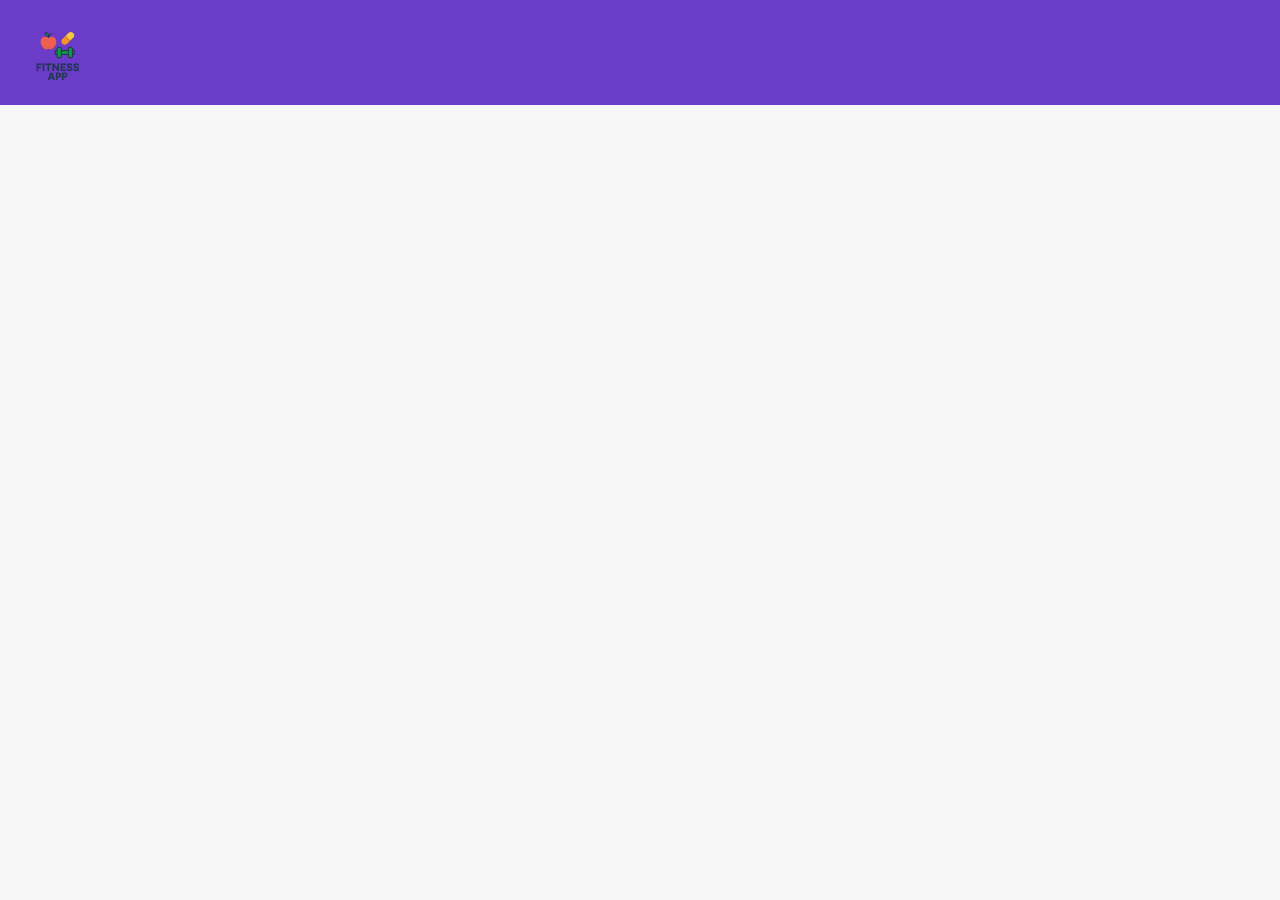
<file: integration/caleb/cs2701-2025-26-groupb25-starup_1-Caleb_fruzza/front-end/index.html>
<!DOCTYPE html>
<html lang="en">
<head>
    <meta charset="UTF-8">
    <meta name="viewport" content="width=device-width, initial-scale=1.0">
    <title>Fitness App</title>
    <link rel="stylesheet" href="style.css">
</head>
<body>

<header>
    <img src="logo.png" class="logo" alt="Fitness App Logo">
</header>

</body>
</html>
</file>
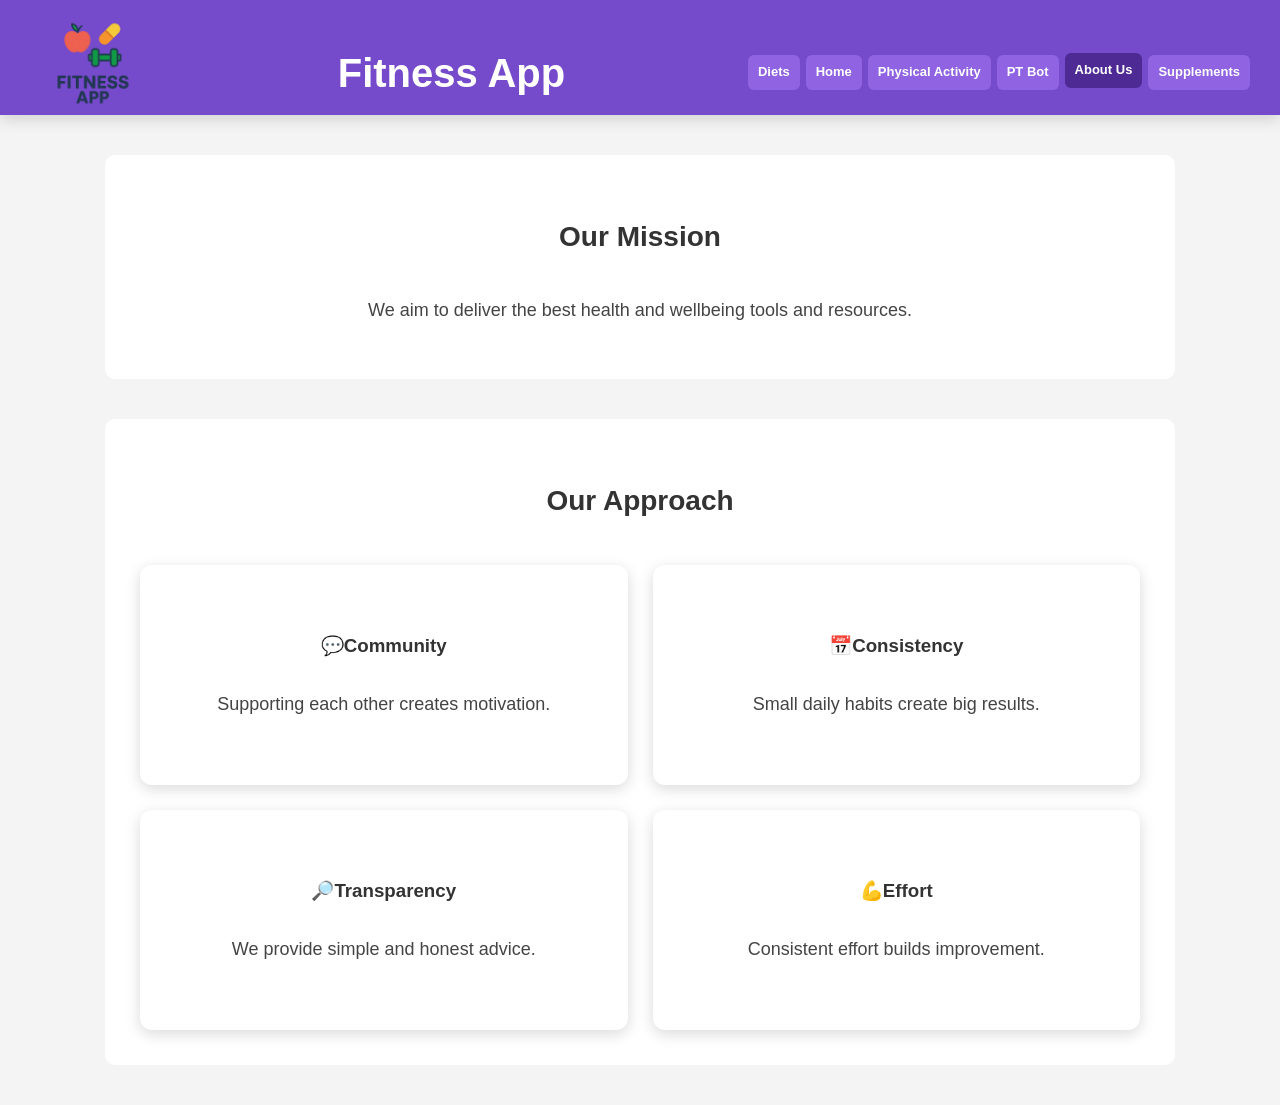
<file: fitness-merged-app/src/main/resources/static/about.html>
<!DOCTYPE html>
<html lang="en">

<head>

<meta charset="UTF-8">
<meta name="viewport" content="width=device-width, initial-scale=1.0">

<title>About Us - Fitness App</title>

<link rel="stylesheet" href="wellness-style.css">
<script src="wellness-script.js" defer></script>

</head>


<body>

<div class="loader"></div>

<div class="overlay"></div>


<header class="header">

<img src="logo-wellness.png" class="logo" alt="Fitness Logo">

<h1 class="site-title">Fitness App</h1>

<button id="menu-toggle">
<span></span>
<span></span>
<span></span>
</button>

<nav class="nav-links">

<a href="diets.html">Diets</a>
<a href="Homepage.html">Home</a>
<a href="exercise-physical.html">Physical Activity</a>
<a href="pt-chatbot.html">PT Bot</a>
<a href="about.html" class="active">About Us</a>
<a href="supplements.html">Supplements</a>

</nav>

</header>






<section class="section-alt">

<h2 class="section-title">Our Mission</h2>

<p>
We aim to deliver the best health and wellbeing tools and resources.
</p>

</section>



<section class="section-alt">

<h2 class="section-title">Our Approach</h2>

<div class="about-grid">

<div class="value-box">
<h3>💬Community</h3>
<p>Supporting each other creates motivation.</p>
</div>

<div class="value-box">
<h3>📅Consistency</h3>
<p>Small daily habits create big results.</p>
</div>

<div class="value-box">
<h3>🔎Transparency</h3>
<p>We provide simple and honest advice.</p>
</div>

<div class="value-box">
<h3>💪Effort</h3>
<p>Consistent effort builds improvement.</p>
</div>

</div>

</section>


</body>
</html>
</file>
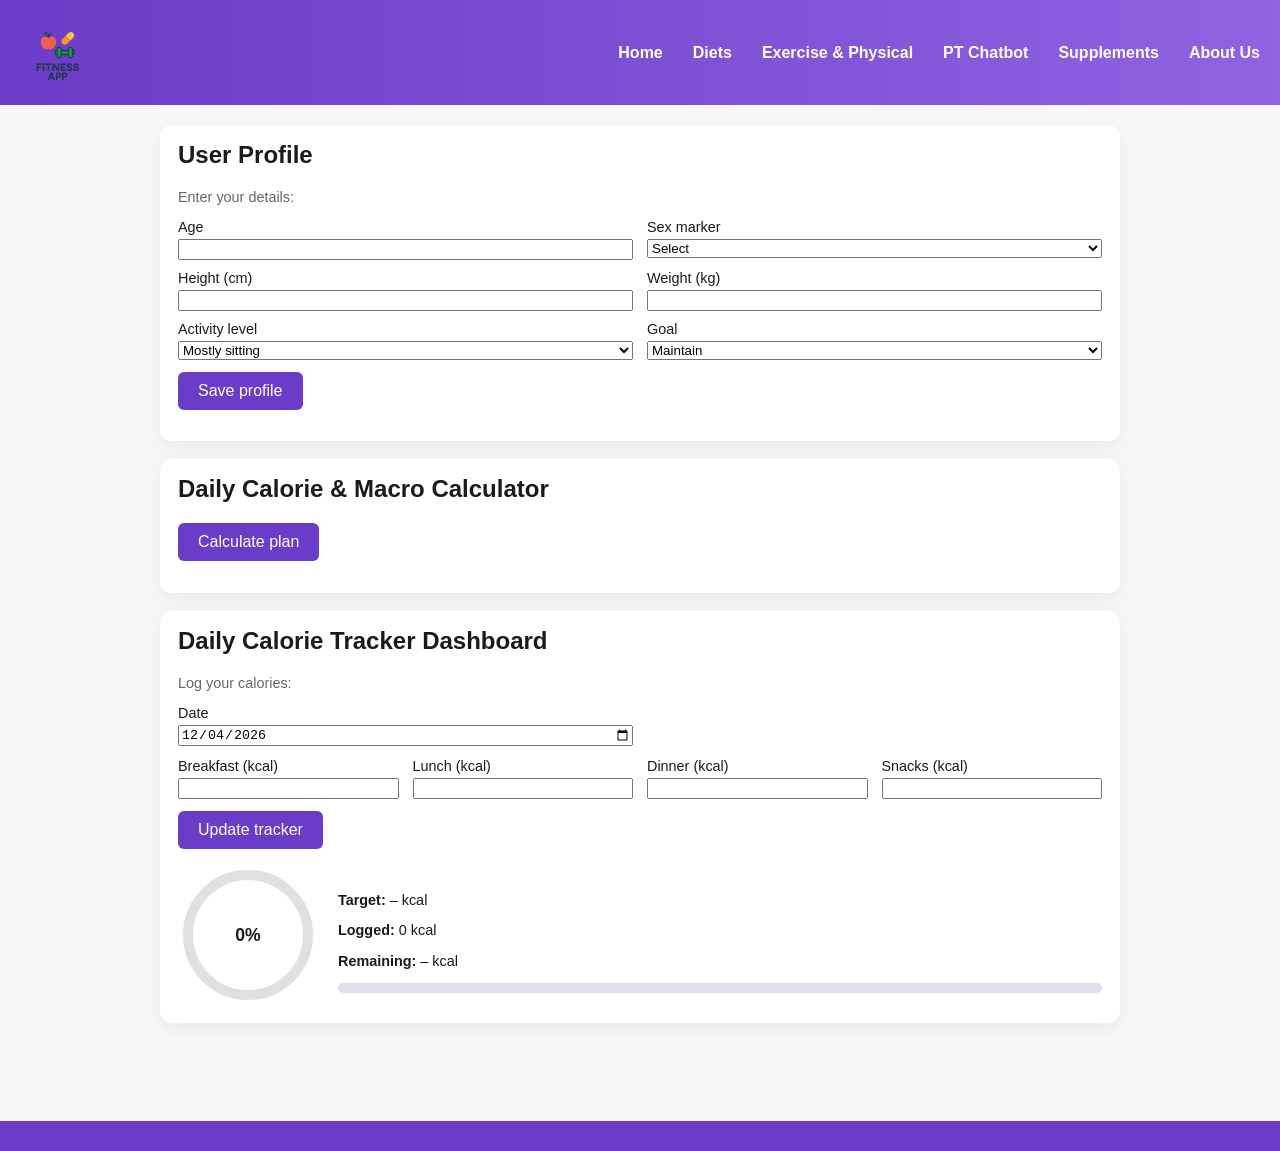
<file: fitness-merged-app/src/main/resources/static/diets.html>
<!DOCTYPE html>
<html lang="en">
<head>
  <meta charset="UTF-8">
  <title>Diet</title>
  <meta name="viewport" content="width=device-width, initial-scale=1.0">
  <!-- Your main site CSS (purple header/footer etc.) -->
  <link rel="stylesheet" href="diet-style.css">
</head>
<body>

<header>
  <img src="logo.png" alt="Fitness App Logo" class="logo" />

  <nav class="nav-links">
      <a href="Homepage.html">Home</a>
      <a href="diets.html">Diets</a>
      <a href="exercise-physical.html">Exercise & Physical</a>
      <a href="pt-chatbot.html">PT Chatbot</a>
      <a href="supplements.html">Supplements</a>
      <a href="about.html">About Us</a>
  </nav>
</header>
<main class="page-container">

  <!-- 1. USER PROFILE -->
  <section class="card">
    <h2>User Profile</h2>
    <p class="section-desc">
      Enter your details:
    </p>

    <div class="form-grid">
      <div class="form-group">
        <label for="age">Age</label>
        <input id="age" type="number" min="10" max="100">
      </div>

      <div class="form-group">
        <label for="sex">Sex marker</label>
        <select id="sex">
          <option value="">Select</option>
          <option value="male">Male (reference)</option>
          <option value="female">Female (reference)</option>
        </select>
      </div>

      <div class="form-group">
        <label for="height">Height (cm)</label>
        <input id="height" type="number" min="120" max="220">
      </div>

      <div class="form-group">
        <label for="weight">Weight (kg)</label>
        <input id="weight" type="number" min="35" max="250">
      </div>

      <div class="form-group">
        <label for="activity">Activity level</label>
        <select id="activity">
          <option value="1.2">Mostly sitting</option>
          <option value="1.375">Light activity (1–2x/week)</option>
          <option value="1.55">Moderate (3–4x/week)</option>
          <option value="1.725">Intense (5+ sessions/week)</option>
        </select>
      </div>

      <div class="form-group">
        <label for="goal">Goal</label>
        <select id="goal">
          <option value="maintain">Maintain</option>
          <option value="mild-loss">Gentle fat loss</option>
          <option value="mild-gain">Gentle weight gain</option>
        </select>
      </div>
    </div>

    <button class="btn" id="saveProfileBtn">Save profile</button>
    <p id="profileMsg" class="helper"></p>
  </section>

  <!-- 2. CALORIE & MACRO CALCULATOR WITH SLIDERS -->
  <section class="card">
    <h2>Daily Calorie & Macro Calculator</h2>
    

    <button class="btn" id="calcBtn">Calculate plan</button>
    <p id="calcError" class="error"></p>

    <div id="results" class="results" style="display:none; margin-top:10px;">
      <p><strong>Maintenance:</strong> <span id="maintenanceKcal">–</span> kcal/day</p>
      <p><strong>Target:</strong> <span id="targetKcal">–</span> kcal/day</p>

      <hr style="margin:10px 0; border:none; border-top:1px solid #eee;">

      <p class="section-desc">
        Adjust your macro split using the sliders below. The total does not have to be exactly 100%, but that is a useful guide.
      </p>

      <!-- Protein row -->
      <div class="macro-row">
        <div class="macro-label">
          <strong>Protein</strong>
          <span class="helper">Supports muscle and recovery</span>
        </div>
        <div class="macro-control">
          <input
            type="range"
            id="proteinPct"
            min="0"
            max="50"
            value="20"
            class="macro-slider"
          >
          <div class="macro-values">
            <span id="proteinPctLabel">20%</span> ·
            <span id="proteinGrams">0g</span>/day
          </div>
        </div>
      </div>

      <!-- Carbs row -->
      <div class="macro-row">
        <div class="macro-label">
          <strong>Carbohydrates</strong>
          <span class="helper">Main energy source</span>
        </div>
        <div class="macro-control">
          <input
            type="range"
            id="carbPct"
            min="0"
            max="70"
            value="50"
            class="macro-slider"
          >
          <div class="macro-values">
            <span id="carbPctLabel">50%</span> ·
            <span id="carbGrams">0g</span>/day
          </div>
        </div>
      </div>

      <!-- Fat row -->
      <div class="macro-row">
        <div class="macro-label">
          <strong>Fat</strong>
          <span class="helper">Hormones & long-term energy</span>
        </div>
        <div class="macro-control">
          <input
            type="range"
            id="fatPct"
            min="0"
            max="50"
            value="30"
            class="macro-slider"
          >
          <div class="macro-values">
            <span id="fatPctLabel">30%</span> ·
            <span id="fatGrams">0g</span>/day
          </div>
        </div>
      </div>

      <p class="helper">
        Macro total: <span id="macroTotalPct">100%</span> (aim roughly around 100%, but small variation is fine).
      </p>
    </div>
  </section>

  <!-- 3. CALORIE TRACKER DASHBOARD -->
  <section class="card">
    <h2>Daily Calorie Tracker Dashboard</h2>
    <p class="section-desc">
      Log your calories:
    </p>

    <div class="form-grid">
      <div class="form-group">
        <label for="trackDate">Date</label>
        <input type="date" id="trackDate">
      </div>
    </div>

    <div class="form-grid tracker-grid">
      <div class="form-group">
        <label for="calBreakfast">Breakfast (kcal)</label>
        <input type="number" id="calBreakfast" min="0">
      </div>
      <div class="form-group">
        <label for="calLunch">Lunch (kcal)</label>
        <input type="number" id="calLunch" min="0">
      </div>
      <div class="form-group">
        <label for="calDinner">Dinner (kcal)</label>
        <input type="number" id="calDinner" min="0">
      </div>
      <div class="form-group">
        <label for="calSnacks">Snacks (kcal)</label>
        <input type="number" id="calSnacks" min="0">
      </div>
    </div>

    <button class="btn" id="updateTrackerBtn">Update tracker</button>
    <p id="trackerMsg" class="helper"></p>

    <div class="tracker-visuals">
      <!-- Circular gauge -->
      <div class="circle-wrapper">
        <svg class="progress-ring" width="140" height="140">
          <circle class="progress-bg" cx="70" cy="70" r="60"></circle>
          <circle id="progressCircle" class="progress-value" cx="70" cy="70" r="60"></circle>
        </svg>
        <div class="circle-text">
          <span id="circlePercent">0%</span>
        </div>
      </div>

      <!-- Numbers & bar -->
      <div class="tracker-numbers">
        <p><strong>Target:</strong> <span id="dashTarget">–</span> kcal</p>
        <p><strong>Logged:</strong> <span id="dashTotal">–</span> kcal</p>
        <p><strong>Remaining:</strong> <span id="dashRemaining">–</span> kcal</p>

        <div class="progress-bar">
          <div id="progressFill" class="progress-fill"></div>
        </div>
      </div>
    </div>
  </section>

</main>

<footer class="footer">
  
</footer>

<script src="diet-script.js"></script>
</body>
</html>
</file>
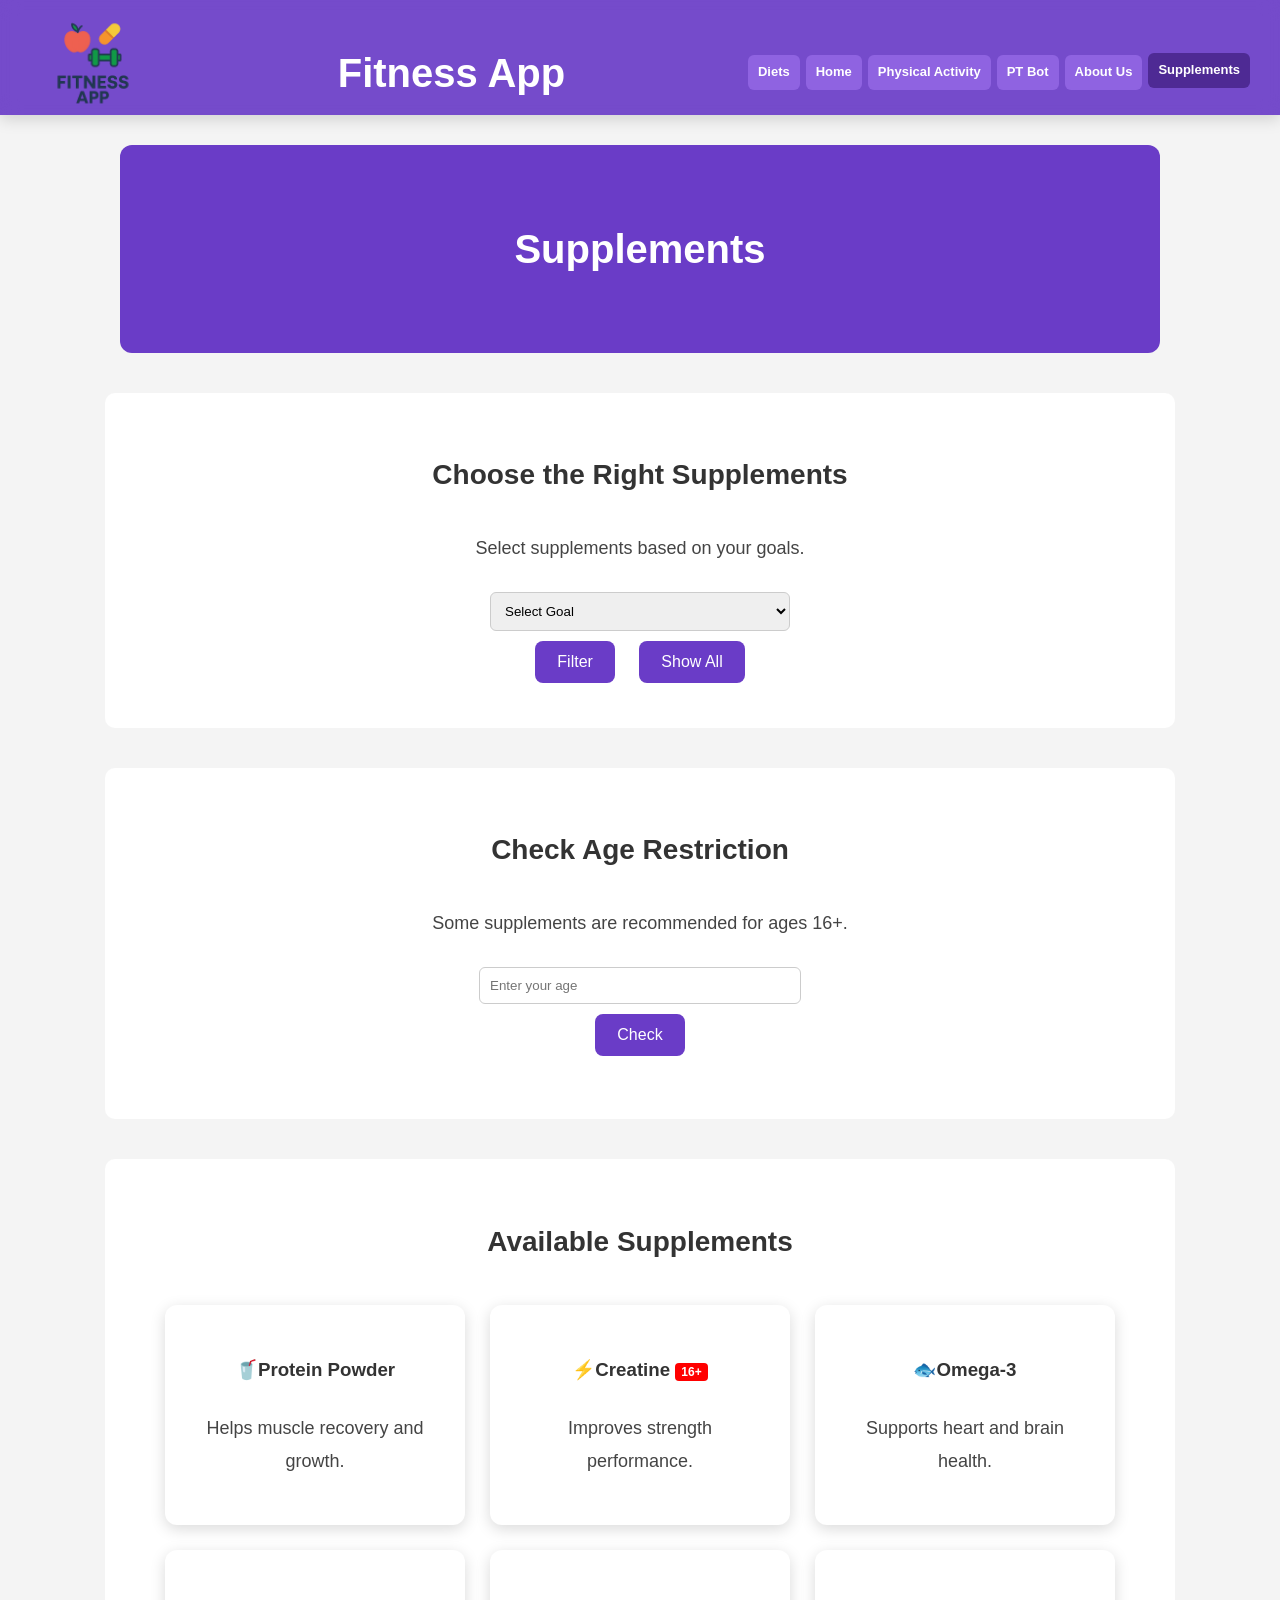
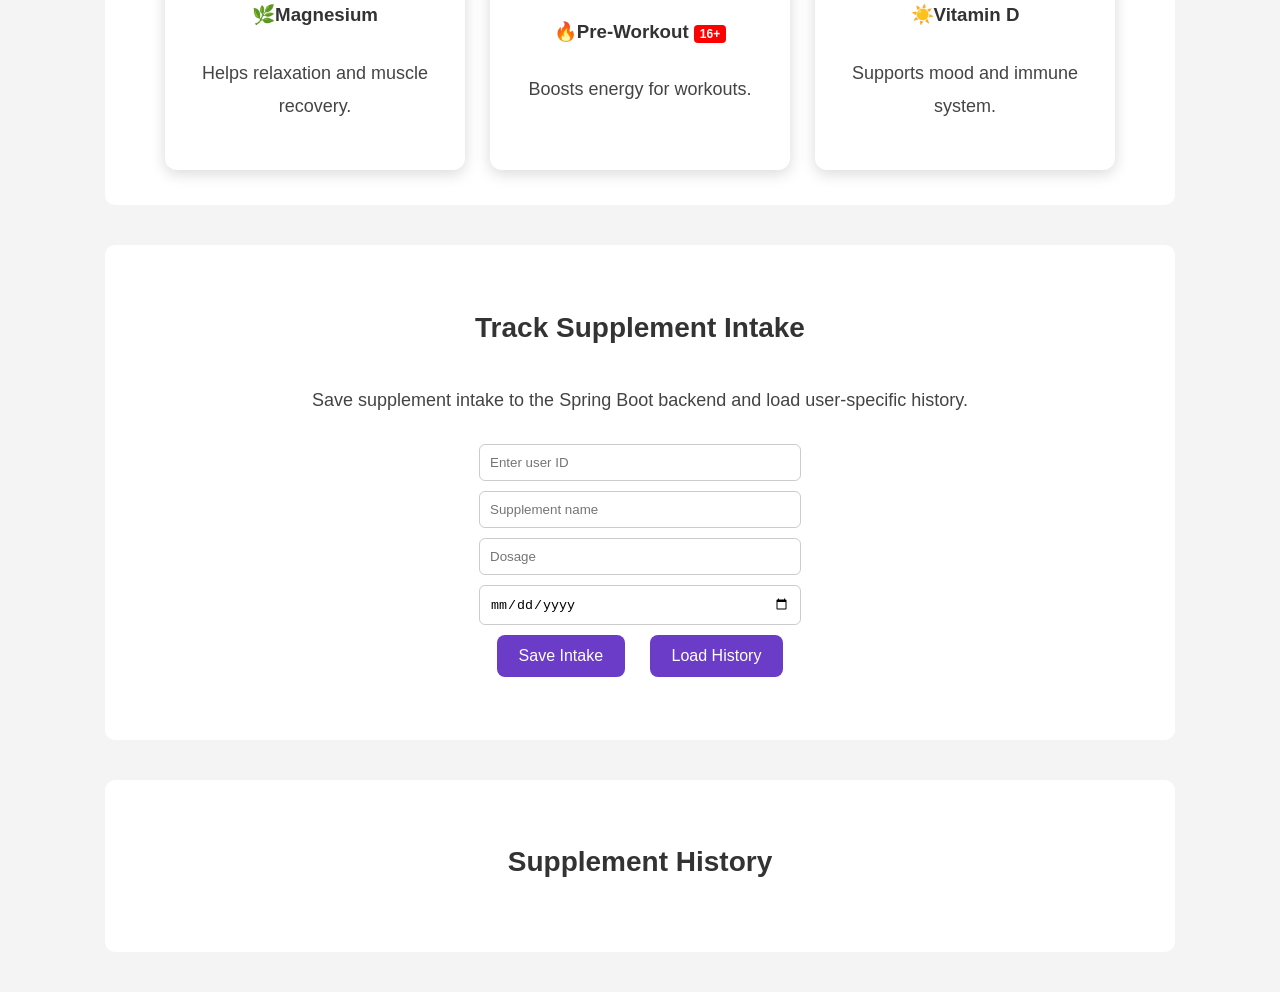
<file: fitness-merged-app/src/main/resources/static/supplements.html>
<!DOCTYPE html>
<html lang="en">

<head>

<meta charset="UTF-8">
<meta name="viewport" content="width=device-width, initial-scale=1.0">

<title>Supplements - Fitness App</title>

<link rel="stylesheet" href="wellness-style.css">
<script src="wellness-script.js" defer></script>

</head>


<body>

<div class="loader"></div>

<div class="overlay"></div>


<header class="header">

<img src="logo-wellness.png" class="logo" alt="Fitness Logo">

<h1 class="site-title">Fitness App</h1>

<button id="menu-toggle">
<span></span>
<span></span>
<span></span>
</button>

<nav class="nav-links">

<a href="diets.html">Diets</a>
<a href="Homepage.html">Home</a>
<a href="exercise-physical.html">Physical Activity</a>
<a href="pt-chatbot.html">PT Bot</a>
<a href="about.html">About Us</a>
<a href="supplements.html" class="active">Supplements</a>

</nav>

</header>



<section class="purple-banner">
Supplements
</section>



<section class="section-alt">

<h2 class="section-title">Choose the Right Supplements</h2>

<p>Select supplements based on your goals.</p>

<div class="control-section">

<select id="goalSelect">

<option value="" disabled selected>Select Goal</option>
<option value="muscle">Build Muscle</option>
<option value="fatloss">Fat Loss</option>
<option value="stress">Stress Relief</option>
<option value="energy">Increase Energy</option>
<option value="immunity">Boost Immunity</option>

</select>

<br>

<button id="goalBtn" class="btn">Filter</button>
<button id="showAllBtn" class="btn">Show All</button>

</div>

</section>



<section class="section-alt">

<h2 class="section-title">Check Age Restriction</h2>

<p>Some supplements are recommended for ages 16+.</p>

<div class="control-section">

<input type="number" id="ageInput" placeholder="Enter your age">

<br>

<button id="ageBtn" class="btn">Check</button>

<p id="ageMessage"></p>

</div>

</section>



<section class="section-alt">

<h2 class="section-title">Available Supplements</h2>

<div class="values-grid">

<div class="value-box" data-type="muscle">
<h3>🥤Protein Powder</h3>
<p>Helps muscle recovery and growth.</p>
</div>

<div class="value-box" data-type="muscle">
<h3>⚡Creatine <span class="warning-tag">16+</span></h3>
<p>Improves strength performance.</p>
</div>

<div class="value-box" data-type="health">
<h3>🐟Omega-3</h3>
<p>Supports heart and brain health.</p>
</div>

<div class="value-box" data-type="health">
<h3>🌿Magnesium</h3>
<p>Helps relaxation and muscle recovery.</p>
</div>

<div class="value-box" data-type="muscle">
<h3>🔥Pre-Workout <span class="warning-tag">16+</span></h3>
<p>Boosts energy for workouts.</p>
</div>

<div class="value-box" data-type="health">
<h3>☀️Vitamin D</h3>
<p>Supports mood and immune system.</p>
</div>

</div>

</section>

<section class="section-alt">

<h2 class="section-title">Track Supplement Intake</h2>

<p>Save supplement intake to the Spring Boot backend and load user-specific history.</p>

<div class="control-section">

<input type="number" id="userIdInput" placeholder="Enter user ID">
<br>
<input type="text" id="supplementNameInput" placeholder="Supplement name">
<br>
<input type="text" id="dosageInput" placeholder="Dosage">
<br>
<input type="date" id="dateTakenInput">
<br>

<button id="saveSupplementBtn" class="btn">Save Intake</button>
<button id="loadHistoryBtn" class="btn">Load History</button>

<p id="apiMessage"></p>

</div>

</section>

<section class="section-alt">

<h2 class="section-title">Supplement History</h2>

<div class="control-section">
<ul id="historyList"></ul>
</div>

</section>


</body>
</html>
</file>
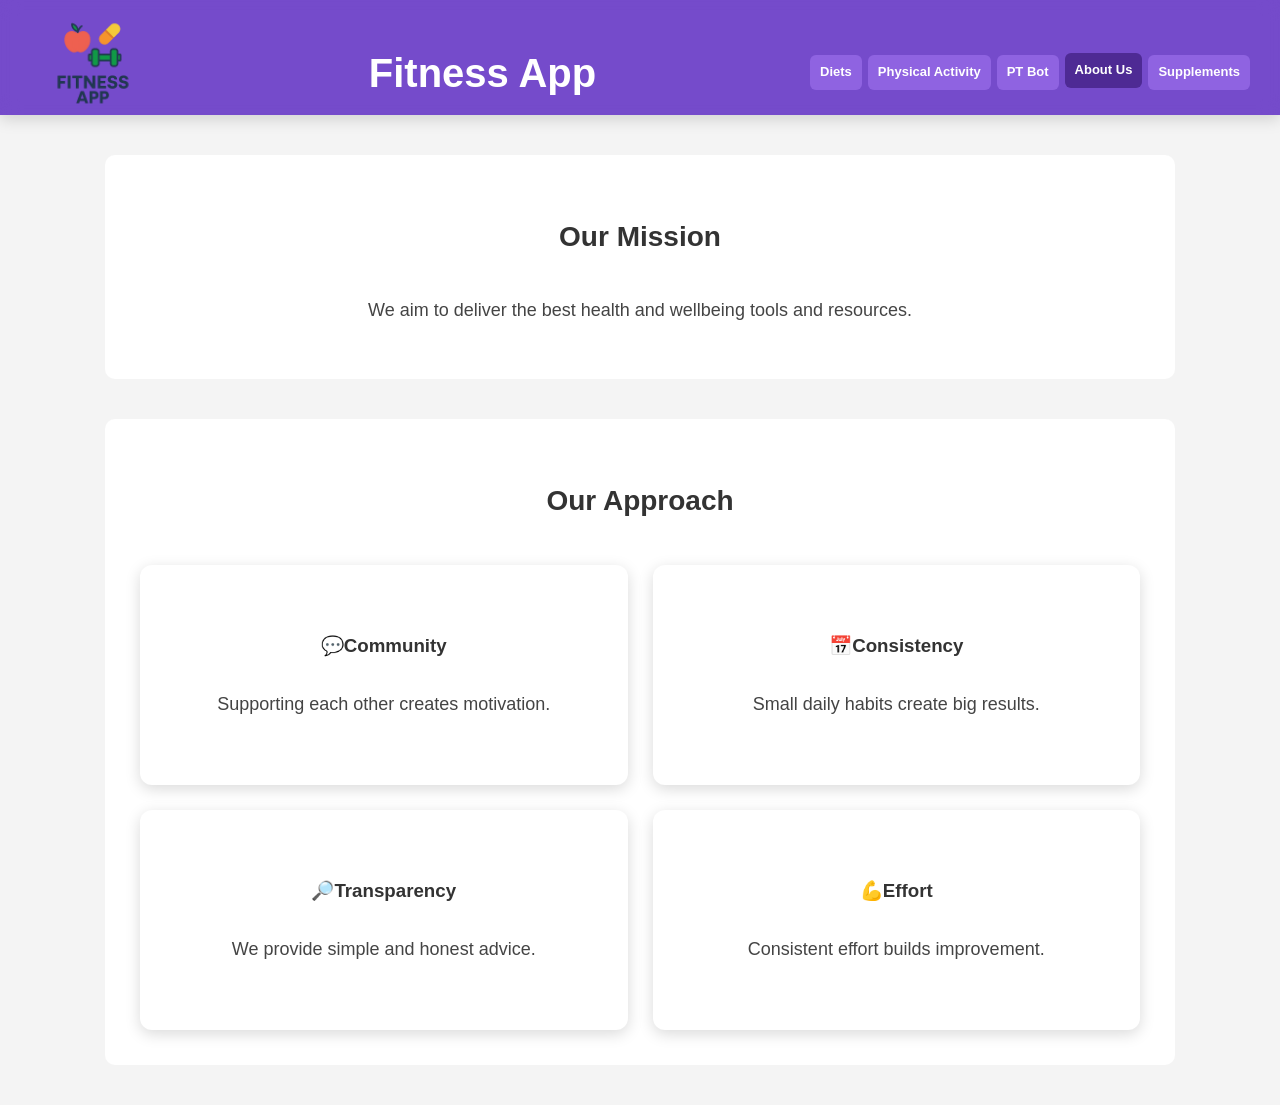
<file: fitness-merged-app/src/main/resources/static/dipesh-temp/cs2701-2025-26-groupb25-starup_1-Dipesh_Yatin/cs2701-2025-26-groupb25-starup_1-Dipesh_Yatin/front-end/about.html>
<!DOCTYPE html>
<html lang="en">

<head>

<meta charset="UTF-8">
<meta name="viewport" content="width=device-width, initial-scale=1.0">

<title>About Us - Fitness App</title>

<link rel="stylesheet" href="style.css">
<script src="script.js" defer></script>

</head>


<body>

<div class="loader"></div>

<div class="overlay"></div>


<header class="header">

<img src="logo.png" class="logo" alt="Fitness Logo">

<h1 class="site-title">Fitness App</h1>

<button id="menu-toggle">
<span></span>
<span></span>
<span></span>
</button>

<nav class="nav-links">

<a href="diets.html">Diets</a>
<a href="activity.html">Physical Activity</a>
<a href="ptbot.html">PT Bot</a>
<a href="about.html" class="active">About Us</a>
<a href="supplements.html">Supplements</a>

</nav>

</header>






<section class="section-alt">

<h2 class="section-title">Our Mission</h2>

<p>
We aim to deliver the best health and wellbeing tools and resources.
</p>

</section>



<section class="section-alt">

<h2 class="section-title">Our Approach</h2>

<div class="about-grid">

<div class="value-box">
<h3>💬Community</h3>
<p>Supporting each other creates motivation.</p>
</div>

<div class="value-box">
<h3>📅Consistency</h3>
<p>Small daily habits create big results.</p>
</div>

<div class="value-box">
<h3>🔎Transparency</h3>
<p>We provide simple and honest advice.</p>
</div>

<div class="value-box">
<h3>💪Effort</h3>
<p>Consistent effort builds improvement.</p>
</div>

</div>

</section>


</body>
</html>
</file>
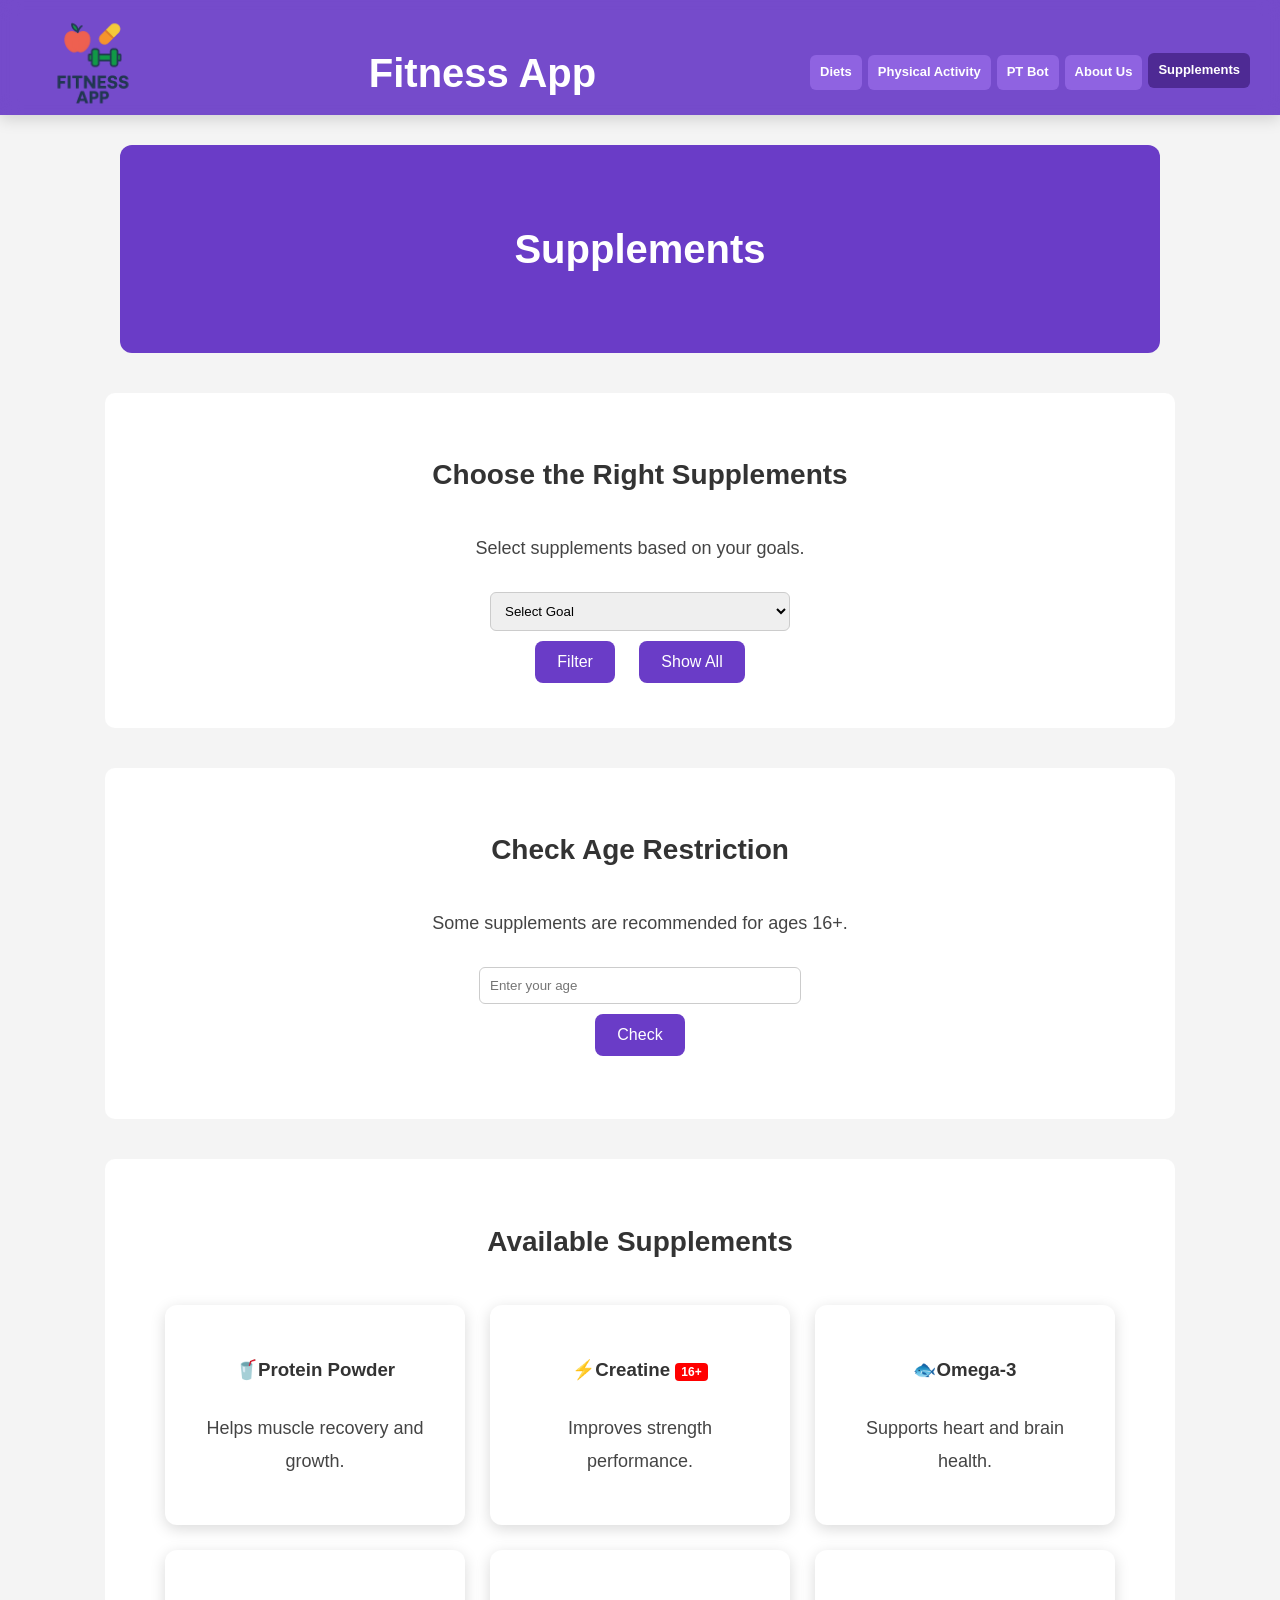
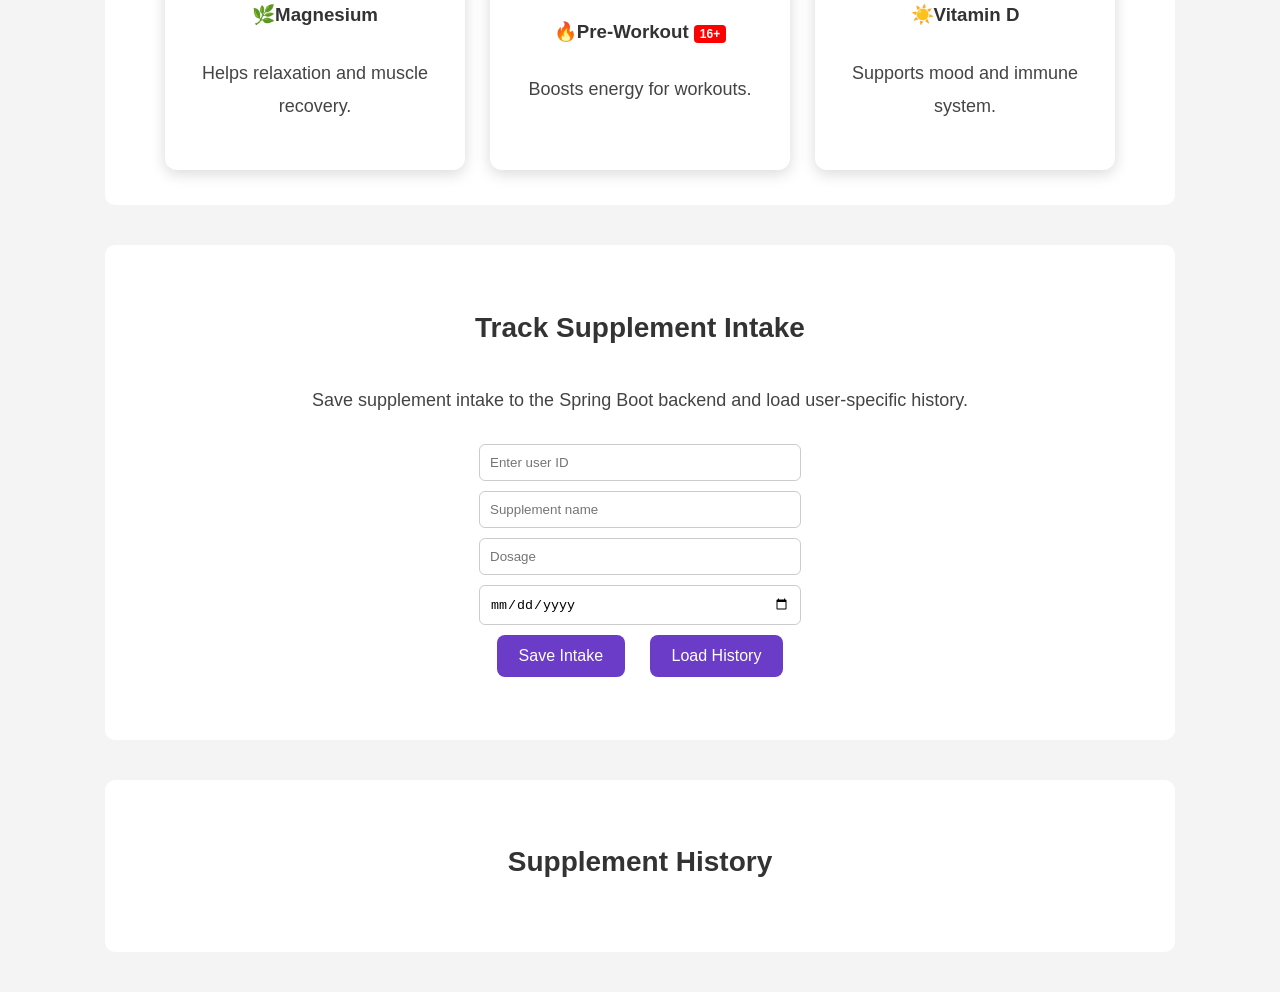
<file: fitness-merged-app/src/main/resources/static/dipesh-temp/cs2701-2025-26-groupb25-starup_1-Dipesh_Yatin/cs2701-2025-26-groupb25-starup_1-Dipesh_Yatin/front-end/supplements.html>
<!DOCTYPE html>
<html lang="en">

<head>

<meta charset="UTF-8">
<meta name="viewport" content="width=device-width, initial-scale=1.0">

<title>Supplements - Fitness App</title>

<link rel="stylesheet" href="style.css">
<script src="script.js" defer></script>

</head>


<body>

<div class="loader"></div>

<div class="overlay"></div>


<header class="header">

<img src="logo.png" class="logo" alt="Fitness Logo">

<h1 class="site-title">Fitness App</h1>

<button id="menu-toggle">
<span></span>
<span></span>
<span></span>
</button>

<nav class="nav-links">

<a href="diets.html">Diets</a>
<a href="activity.html">Physical Activity</a>
<a href="ptbot.html">PT Bot</a>
<a href="about.html">About Us</a>
<a href="supplements.html" class="active">Supplements</a>

</nav>

</header>



<section class="purple-banner">
Supplements
</section>



<section class="section-alt">

<h2 class="section-title">Choose the Right Supplements</h2>

<p>Select supplements based on your goals.</p>

<div class="control-section">

<select id="goalSelect">

<option value="" disabled selected>Select Goal</option>
<option value="muscle">Build Muscle</option>
<option value="fatloss">Fat Loss</option>
<option value="stress">Stress Relief</option>
<option value="energy">Increase Energy</option>
<option value="immunity">Boost Immunity</option>

</select>

<br>

<button id="goalBtn" class="btn">Filter</button>
<button id="showAllBtn" class="btn">Show All</button>

</div>

</section>



<section class="section-alt">

<h2 class="section-title">Check Age Restriction</h2>

<p>Some supplements are recommended for ages 16+.</p>

<div class="control-section">

<input type="number" id="ageInput" placeholder="Enter your age">

<br>

<button id="ageBtn" class="btn">Check</button>

<p id="ageMessage"></p>

</div>

</section>



<section class="section-alt">

<h2 class="section-title">Available Supplements</h2>

<div class="values-grid">

<div class="value-box" data-type="muscle">
<h3>🥤Protein Powder</h3>
<p>Helps muscle recovery and growth.</p>
</div>

<div class="value-box" data-type="muscle">
<h3>⚡Creatine <span class="warning-tag">16+</span></h3>
<p>Improves strength performance.</p>
</div>

<div class="value-box" data-type="health">
<h3>🐟Omega-3</h3>
<p>Supports heart and brain health.</p>
</div>

<div class="value-box" data-type="health">
<h3>🌿Magnesium</h3>
<p>Helps relaxation and muscle recovery.</p>
</div>

<div class="value-box" data-type="muscle">
<h3>🔥Pre-Workout <span class="warning-tag">16+</span></h3>
<p>Boosts energy for workouts.</p>
</div>

<div class="value-box" data-type="health">
<h3>☀️Vitamin D</h3>
<p>Supports mood and immune system.</p>
</div>

</div>

</section>

<section class="section-alt">

<h2 class="section-title">Track Supplement Intake</h2>

<p>Save supplement intake to the Spring Boot backend and load user-specific history.</p>

<div class="control-section">

<input type="number" id="userIdInput" placeholder="Enter user ID">
<br>
<input type="text" id="supplementNameInput" placeholder="Supplement name">
<br>
<input type="text" id="dosageInput" placeholder="Dosage">
<br>
<input type="date" id="dateTakenInput">
<br>

<button id="saveSupplementBtn" class="btn">Save Intake</button>
<button id="loadHistoryBtn" class="btn">Load History</button>

<p id="apiMessage"></p>

</div>

</section>

<section class="section-alt">

<h2 class="section-title">Supplement History</h2>

<div class="control-section">
<ul id="historyList"></ul>
</div>

</section>


</body>
</html>
</file>
<file: integration/caleb/cs2701-2025-26-groupb25-starup_1-Caleb_fruzza/front-end/style.css>
/* ============================
   Global Theme Colors
   ============================ */
   :root {
    --primary-purple: #6A3CC7;  /* main purple background color */
    --purple-dark: #4E2A94;
    --purple-light: #8F63E1;
    --accent-green: #31A852;
    --accent-red: #E84C3D;
    --accent-yellow: #F5A623;
    --text-dark: #1A1A1A;
    --text-light: #ffffff;
    --bg-light: #f7f7f7;
    --card-bg: #ffffff;
}

/* ============================
   BASE STYLES
   ============================ */
body {
    margin: 0;
    font-family: Arial, Helvetica, sans-serif;
    background-color: var(--bg-light);
    color: var(--text-dark);
}

/* ============================
   HEADER / NAVIGATION
   ============================ */
   header {
    background-color: var(--primary-purple);
    padding: 15px 20px;
    display: flex;
    align-items: center;
}


header img.logo {
    height: 75px;
}



/* ============================
   BUTTONS
   ============================ */
button, .btn {
    background-color: var(--primary-purple);
    color: var(--text-light);
    border: none;
    padding: 10px 20px;
    border-radius: 6px;
    font-size: 16px;
    cursor: pointer;
}

button:hover, .btn:hover {
    background-color: var(--purple-dark);
}




/* ============================
   FOOTER
   ============================ */
footer {
    text-align: center;
    padding: 15px;
    background-color: var(--primary-purple);
    color: var(--text-light);
    margin-top: 40px;
}
</file>
<file: fitness-merged-app/src/main/resources/static/wellness-style.css>
/* ============================
   Global Theme Colors
   ============================ */
:root {
    --primary-purple: #6A3CC7;
    --purple-dark: #4E2A94;
    --purple-light: #8F63E1;
    --accent-green: #31A852;
    --accent-red: #E84C3D;
    --accent-yellow: #F5A623;
    --text-dark: #1A1A1A;
    --text-light: #ffffff;
    --bg-light: #f7f7f7;
    --card-bg: #ffffff;
}

/* ============================
   BASE STYLES
   ============================ */
body {
    margin: 0;
    font-family: Arial, Helvetica, sans-serif;
    background-color: var(--bg-light);
    color: var(--text-dark);
}

/* ============================
   HEADER / NAVIGATION
   ============================ */
header {
    background-color: var(--primary-purple);
    padding: 15px 20px;
    display: flex;
    align-items: center;
}

header img.logo {
    height: 125px;
    transform: translateY(-15px);

}

/* ============================
   BUTTONS
   ============================ */
button, .btn {
    background-color: var(--primary-purple);
    color: var(--text-light);
    border: none;
    padding: 10px 20px;
    border-radius: 6px;
    font-size: 16px;
    cursor: pointer;
}

button:hover, .btn:hover {
    background-color: var(--purple-dark);
}

/* ============================
   FOOTER
   ============================ */
footer {
    text-align: center;
    padding: 15px;
    background-color: var(--primary-purple);
    color: var(--text-light);
    margin-top: 40px;
}

/* ============================
   SECOND ROOT (UNCHANGED)
   ============================ */
:root{
--primary-purple:#6a3cc7;
--purple-dark:#4e2a94;
--purple-light:#8f63e1;
--accent-red:#d6453c;
--accent-green:#2ea14a;
--bg-light:#f4f4f4;
}

body{
margin:0;
font-family:Arial;
background:var(--bg-light);
overflow-x:hidden;
scroll-behavior:smooth;
color:#333;
line-height:1.7;
animation:pageFade 0.6s ease;
}

/* PAGE FADE */
@keyframes pageFade{
from{
opacity:0;
transform:translateY(10px);
}
to{
opacity:1;
transform:translateY(0);
}
}

/* ============================
   HEADER (GRID FIX)
   ============================ */
.header{
background:rgba(106,60,199,0.92);
backdrop-filter:blur(10px);
-webkit-backdrop-filter:blur(10px);

/* ✅ GRID LAYOUT */
display:grid;
grid-template-columns: auto 1fr auto;
align-items:center;

padding:10px 30px;
height:95px;

position:sticky;
top:0;

z-index:1000;
transition:0.3s;

box-shadow:0 4px 15px rgba(0,0,0,0.15);
}

.header.shrink{
height:70px;
box-shadow:0 6px 20px rgba(0,0,0,0.25);
}

/* LOGO */
.logo{
height:65px;
transition:0.3s;
justify-self:start;
}

.header.shrink .logo{
height:50px;
}

/* ✅ PERFECT CENTER TITLE */
.site-title{
text-align:center;

color:white;

font-size:40px;
font-weight:900;

white-space:nowrap;
margin:0;
}

/* ============================
   NAV
   ============================ */
.nav-links{
    display:flex;
    gap:6px; /* smaller spacing */
    justify-self:end;
}

.nav-links a{
    color:white;
    text-decoration:none;

    background:var(--purple-light);

    padding:6px 10px;   /* smaller buttons */
    font-size:13px;     /* smaller text */

    border-radius:6px;
    font-weight:600;
}x

.nav-links a:hover,
.nav-links a.active{
background:var(--purple-dark);
transform:translateY(-2px);
}

/* ============================
   HAMBURGER
   ============================ */
#menu-toggle{
display:none;
flex-direction:column;
gap:6px;
border:none;
background:none;
cursor:pointer;
}

#menu-toggle span{
width:30px;
height:3px;
background:white;
transition:0.3s;
}

#menu-toggle.active span:nth-child(1){
transform:rotate(45deg) translate(5px,5px);
}

#menu-toggle.active span:nth-child(2){
opacity:0;
}

#menu-toggle.active span:nth-child(3){
transform:rotate(-45deg) translate(6px,-6px);
}

/* ============================
   OVERLAY
   ============================ */
.overlay{
position:fixed;
top:0;
left:0;
width:100%;
height:100%;
background:rgba(0,0,0,0.4);
opacity:0;
visibility:hidden;
transition:0.3s;
z-index:900;
}

.overlay.show{
opacity:1;
visibility:visible;
}

/* ============================
   MOBILE
   ============================ */
@media(max-width:1000px){

#menu-toggle{
display:flex;
}

.nav-links{
position:fixed;
top:0;
right:-260px;
height:100vh;
width:260px;
background:var(--purple-dark);
flex-direction:column;
padding-top:120px;
transition:0.35s;
z-index:1001;
}

.nav-links.open{
right:0;
}

.nav-links a{
background:none;
padding:20px;
border-bottom:1px solid rgba(255,255,255,0.1);
}
}

/* ============================
   PAGE TITLE
   ============================ */
.purple-banner{
background:var(--primary-purple);
color:white;
text-align:center;
padding:70px 20px;
font-size:40px;
font-weight:800;
margin:30px auto;
width:90%;
max-width:1000px;
border-radius:12px;
}

/* ============================
   SECTION
   ============================ */
.section-alt{
background:white;
width:90%;
max-width:1000px;
margin:40px auto;
padding:35px;
border-radius:10px;
text-align:center;

opacity:0;
transform:translateY(20px);
transition:0.6s;
}

.section-alt.show{
opacity:1;
transform:translateY(0);
}

/* TEXT */
.section-alt p{
font-size:18px;
color:#444;
line-height:1.8;
}

/* HEADINGS */
.section-title{
font-size:28px;
margin-bottom:15px;
position:relative;
display:inline-block;
}

.section-title::after{
content:"";
width:0;
height:3px;
background:var(--primary-purple);
position:absolute;
left:0;
bottom:-6px;
transition:0.35s;
}

.section-title:hover::after{
width:100%;
}

/* GRID */
.values-grid{
display:grid;
grid-template-columns:repeat(auto-fit, minmax(250px, 300px));
gap:25px;
margin-top:25px;
justify-content:center;
}

.about-grid{
display:grid;
grid-template-columns:repeat(2,1fr);
gap:25px;
margin-top:25px;
}

@media(max-width:700px){
.about-grid{
grid-template-columns:1fr;
}
}

/* CARD */
.value-box{
background:white;
padding:25px;
border-radius:12px;
box-shadow:0 4px 15px rgba(0,0,0,0.15);
transition:0.3s;

min-height:170px;

display:flex;
flex-direction:column;
justify-content:center;
align-items:center;
text-align:center;

position:relative;
}

.value-box:hover{
transform:translateY(-6px) scale(1.03);
box-shadow:0 12px 30px rgba(0,0,0,0.25);
background:linear-gradient(180deg, white 0%, #faf7ff 100%);
}

.value-box h3{
margin-bottom:8px;
position:relative;
}

.value-box h3::after{
content:"";
width:0;
height:2px;
background:var(--primary-purple);
position:absolute;
left:50%;
bottom:-5px;
transform:translateX(-50%);
transition:0.3s;
}

.value-box:hover h3::after{
width:60%;
}

/* BUTTON */
.btn{
padding:12px 22px;
background:var(--primary-purple);
color:white;
border:none;
border-radius:8px;
cursor:pointer;
margin:10px;
transition:0.25s;
}

.btn:hover{
background:var(--purple-dark);
transform:scale(1.05);
box-shadow:0 0 12px rgba(106,60,199,0.6);
}

/* INPUT */
input,select{
padding:10px;
border-radius:6px;
border:1px solid #ccc;
margin-top:10px;
width:60%;
max-width:300px;
}

/* TAG */
.warning-tag{
background:red;
color:white;
padding:2px 6px;
font-size:12px;
border-radius:4px;
}
</file>
<file: fitness-merged-app/src/main/resources/static/diet-style.css>
/* HEADER CONTAINER */
header {
  background: linear-gradient(90deg, #6A3CC7, #8F63E1);
  padding: 12px 30px;
  display: flex;
  align-items: center;
  justify-content: space-between;
}

/* LOGO */
header .logo {
  height: 60px;
}

/* NAVIGATION */
.nav-links {
  display: flex;
  gap: 30px;
  font-weight: 600;
}

/* LINKS */
.nav-links a {
  color: white;
  text-decoration: none;
  font-size: 1rem;
  position: relative;
  transition: all 0.3s ease;
}

/* HOVER EFFECT */
.nav-links a::after {
  content: "";
  position: absolute;
  width: 0%;
  height: 2px;
  bottom: -4px;
  left: 0;
  background-color: white;
  transition: width 0.3s ease;
}

.nav-links a:hover::after {
  width: 100%;
}

.nav-links a:hover {
  opacity: 0.85;
}








/* ============================
   Global Theme Colors
   ============================ */
   :root {
    --primary-purple: #6A3CC7;  /* main purple background color */
    --purple-dark: #4E2A94;
    --purple-light: #8F63E1;
    --accent-green: #31A852;
    --accent-red: #E84C3D;
    --accent-yellow: #F5A623;
    --text-dark: #1A1A1A;
    --text-light: #ffffff;
    --bg-light: #f7f7f7;
    --card-bg: #ffffff;
}

/* ============================
   BASE STYLES
   ============================ */
body {
    margin: 0;
    font-family: Arial, Helvetica, sans-serif;
    background-color: var(--bg-light);
    color: var(--text-dark);
}

/* ============================
   HEADER / NAVIGATION
   ============================ */
   header {
    background-color: var(--primary-purple);
    padding: 15px 20px;
    display: flex;
    align-items: center;
}


header img.logo {
    height: 75px;
}



/* ============================
   BUTTONS
   ============================ */
button, .btn {
    background-color: var(--primary-purple);
    color: var(--text-light);
    border: none;
    padding: 10px 20px;
    border-radius: 6px;
    font-size: 16px;
    cursor: pointer;
}

button:hover, .btn:hover {
    background-color: var(--purple-dark);
}




/* ============================
   FOOTER
   ============================ */
footer {
    text-align: center;
    padding: 15px;
    background-color: var(--primary-purple);
    color: var(--text-light);
    margin-top: 40px;
}
/* ============================
   DIET PAGE ADDITIONS
   (does not change your header/footer)
   ============================ */

/* Main layout for the diet page content */
.page-container {
    max-width: 960px;
    margin: 20px auto;
    padding: 0 16px 40px;
  }
  
  /* Card-style sections */
  .card {
    background: #ffffff;
    border-radius: 12px;
    padding: 16px 18px 18px;
    margin-bottom: 18px;
    box-shadow: 0 6px 18px rgba(0, 0, 0, 0.06);
  }
  
  .card h2 {
    margin-top: 0;
  }
  
  .section-desc {
    font-size: 0.9rem;
    color: #666666;
  }
  
  /* Grid form layout */
  .form-grid {
    display: grid;
    grid-template-columns: repeat(2, minmax(0, 1fr));
    gap: 10px 14px;
    margin-bottom: 12px;
  }
  
  .form-group {
    display: flex;
    flex-direction: column;
    gap: 4px;
    font-size: 0.9rem;
  }
  
  .helper {
    font-size: 0.8rem;
    color: #666666;
  }
  
  .error {
    color: #d62828;
    font-size: 0.85rem;
  }
  
  /* Editable protein input */
  .macro-input {
    width: 80px;
    padding: 4px 6px;
    margin-left: 6px;
  }
  
  /* Filter row + chips for meals */
  .filter-row {
    display: flex;
    flex-wrap: wrap;
    gap: 8px;
    margin-bottom: 12px;
  }
  
  /* Optional: highlight active chip using your purple variable if you have one */
  .chip.active {
    /* Adjust if your original file uses different purple variables */
    background: var(--primary-purple, #6a4acb);
    color: #fff;
  }
  
  /* Meal cards */
  .meal-grid {
    display: grid;
    grid-template-columns: repeat(2, minmax(0, 1fr));
    gap: 10px;
  }
  
  .plan-card {
    border-radius: 8px;
    border: 1px solid #e1e1ef;
    padding: 10px 12px;
    font-size: 0.9rem;
  }
  
  /* Tracker grid */
  .tracker-grid {
    grid-template-columns: repeat(4, minmax(0, 1fr));
  }
  
  /* Tracker visuals layout */
  .tracker-visuals {
    display: flex;
    flex-wrap: wrap;
    gap: 20px;
    margin-top: 16px;
    align-items: center;
  }
  
  /* Circular gauge */
  .circle-wrapper {
    position: relative;
    width: 140px;
    height: 140px;
  }
  
  .progress-ring {
    transform: rotate(-90deg);
  }
  
  .progress-bg {
    fill: none;
    stroke: #e0e0e0;
    stroke-width: 10;
  }
  
  .progress-value {
    fill: none;
    stroke: var(--accent-green, #2a9d8f);
    stroke-width: 10;
    stroke-linecap: round;
    stroke-dasharray: 0 999;
    stroke-dashoffset: 0;
    transition: stroke-dashoffset 0.3s ease;
  }
  
  .circle-text {
    position: absolute;
    inset: 0;
    display: flex;
    align-items: center;
    justify-content: center;
    font-size: 1.1rem;
    font-weight: 700;
  }
  
  /* Tracker numbers & bar */
  .tracker-numbers {
    flex: 1;
    min-width: 220px;
    font-size: 0.9rem;
  }
  
  .progress-bar {
    width: 100%;
    height: 10px;
    border-radius: 999px;
    background: #e0e0ed;
    overflow: hidden;
    margin-top: 6px;
  }
  
  .progress-fill {
    width: 0%;
    height: 100%;
    background: var(--accent-green, #2a9d8f);
    transition: width 0.3s ease;
  }
  
  /* Responsive tweaks for smaller screens */
  @media (max-width: 720px) {
    .form-grid {
      grid-template-columns: 1fr;
    }
  
    .meal-grid {
      grid-template-columns: 1fr;
    }
  
    .tracker-grid {
      grid-template-columns: 1fr 1fr;
    }
  
    .tracker-visuals {
      flex-direction: column;
      align-items: flex-start;
    }
  }
  /* Macros slider layout */
.macro-row {
    display: grid;
    grid-template-columns: 0.9fr 1.1fr;
    gap: 8px 16px;
    align-items: center;
    margin-bottom: 8px;
  }
  
  .macro-label {
    display: flex;
    flex-direction: column;
    gap: 2px;
  }
  
  .macro-control {
    display: flex;
    flex-direction: column;
    gap: 4px;
  }
  
  .macro-slider {
    width: 100%;
  }
  
  .macro-values {
    font-size: 0.85rem;
    color: #444;
  }
  
  /* Responsive tweak */
  @media (max-width: 720px) {
    .macro-row {
      grid-template-columns: 1fr;
    }
  }
</file>
<file: fitness-merged-app/src/main/resources/static/dipesh-temp/cs2701-2025-26-groupb25-starup_1-Dipesh_Yatin/cs2701-2025-26-groupb25-starup_1-Dipesh_Yatin/front-end/style.css>
/* ============================
   Global Theme Colors
   ============================ */
:root {
    --primary-purple: #6A3CC7;
    --purple-dark: #4E2A94;
    --purple-light: #8F63E1;
    --accent-green: #31A852;
    --accent-red: #E84C3D;
    --accent-yellow: #F5A623;
    --text-dark: #1A1A1A;
    --text-light: #ffffff;
    --bg-light: #f7f7f7;
    --card-bg: #ffffff;
}

/* ============================
   BASE STYLES
   ============================ */
body {
    margin: 0;
    font-family: Arial, Helvetica, sans-serif;
    background-color: var(--bg-light);
    color: var(--text-dark);
}

/* ============================
   HEADER / NAVIGATION
   ============================ */
header {
    background-color: var(--primary-purple);
    padding: 15px 20px;
    display: flex;
    align-items: center;
}

header img.logo {
    height: 125px;
    transform: translateY(-15px);

}

/* ============================
   BUTTONS
   ============================ */
button, .btn {
    background-color: var(--primary-purple);
    color: var(--text-light);
    border: none;
    padding: 10px 20px;
    border-radius: 6px;
    font-size: 16px;
    cursor: pointer;
}

button:hover, .btn:hover {
    background-color: var(--purple-dark);
}

/* ============================
   FOOTER
   ============================ */
footer {
    text-align: center;
    padding: 15px;
    background-color: var(--primary-purple);
    color: var(--text-light);
    margin-top: 40px;
}

/* ============================
   SECOND ROOT (UNCHANGED)
   ============================ */
:root{
--primary-purple:#6a3cc7;
--purple-dark:#4e2a94;
--purple-light:#8f63e1;
--accent-red:#d6453c;
--accent-green:#2ea14a;
--bg-light:#f4f4f4;
}

body{
margin:0;
font-family:Arial;
background:var(--bg-light);
overflow-x:hidden;
scroll-behavior:smooth;
color:#333;
line-height:1.7;
animation:pageFade 0.6s ease;
}

/* PAGE FADE */
@keyframes pageFade{
from{
opacity:0;
transform:translateY(10px);
}
to{
opacity:1;
transform:translateY(0);
}
}

/* ============================
   HEADER (GRID FIX)
   ============================ */
.header{
background:rgba(106,60,199,0.92);
backdrop-filter:blur(10px);
-webkit-backdrop-filter:blur(10px);

/* ✅ GRID LAYOUT */
display:grid;
grid-template-columns: auto 1fr auto;
align-items:center;

padding:10px 30px;
height:95px;

position:sticky;
top:0;

z-index:1000;
transition:0.3s;

box-shadow:0 4px 15px rgba(0,0,0,0.15);
}

.header.shrink{
height:70px;
box-shadow:0 6px 20px rgba(0,0,0,0.25);
}

/* LOGO */
.logo{
height:65px;
transition:0.3s;
justify-self:start;
}

.header.shrink .logo{
height:50px;
}

/* ✅ PERFECT CENTER TITLE */
.site-title{
text-align:center;

color:white;

font-size:40px;
font-weight:900;

white-space:nowrap;
margin:0;
}

/* ============================
   NAV
   ============================ */
.nav-links{
    display:flex;
    gap:6px; /* smaller spacing */
    justify-self:end;
}

.nav-links a{
    color:white;
    text-decoration:none;

    background:var(--purple-light);

    padding:6px 10px;   /* smaller buttons */
    font-size:13px;     /* smaller text */

    border-radius:6px;
    font-weight:600;
}x

.nav-links a:hover,
.nav-links a.active{
background:var(--purple-dark);
transform:translateY(-2px);
}

/* ============================
   HAMBURGER
   ============================ */
#menu-toggle{
display:none;
flex-direction:column;
gap:6px;
border:none;
background:none;
cursor:pointer;
}

#menu-toggle span{
width:30px;
height:3px;
background:white;
transition:0.3s;
}

#menu-toggle.active span:nth-child(1){
transform:rotate(45deg) translate(5px,5px);
}

#menu-toggle.active span:nth-child(2){
opacity:0;
}

#menu-toggle.active span:nth-child(3){
transform:rotate(-45deg) translate(6px,-6px);
}

/* ============================
   OVERLAY
   ============================ */
.overlay{
position:fixed;
top:0;
left:0;
width:100%;
height:100%;
background:rgba(0,0,0,0.4);
opacity:0;
visibility:hidden;
transition:0.3s;
z-index:900;
}

.overlay.show{
opacity:1;
visibility:visible;
}

/* ============================
   MOBILE
   ============================ */
@media(max-width:1000px){

#menu-toggle{
display:flex;
}

.nav-links{
position:fixed;
top:0;
right:-260px;
height:100vh;
width:260px;
background:var(--purple-dark);
flex-direction:column;
padding-top:120px;
transition:0.35s;
z-index:1001;
}

.nav-links.open{
right:0;
}

.nav-links a{
background:none;
padding:20px;
border-bottom:1px solid rgba(255,255,255,0.1);
}
}

/* ============================
   PAGE TITLE
   ============================ */
.purple-banner{
background:var(--primary-purple);
color:white;
text-align:center;
padding:70px 20px;
font-size:40px;
font-weight:800;
margin:30px auto;
width:90%;
max-width:1000px;
border-radius:12px;
}

/* ============================
   SECTION
   ============================ */
.section-alt{
background:white;
width:90%;
max-width:1000px;
margin:40px auto;
padding:35px;
border-radius:10px;
text-align:center;

opacity:0;
transform:translateY(20px);
transition:0.6s;
}

.section-alt.show{
opacity:1;
transform:translateY(0);
}

/* TEXT */
.section-alt p{
font-size:18px;
color:#444;
line-height:1.8;
}

/* HEADINGS */
.section-title{
font-size:28px;
margin-bottom:15px;
position:relative;
display:inline-block;
}

.section-title::after{
content:"";
width:0;
height:3px;
background:var(--primary-purple);
position:absolute;
left:0;
bottom:-6px;
transition:0.35s;
}

.section-title:hover::after{
width:100%;
}

/* GRID */
.values-grid{
display:grid;
grid-template-columns:repeat(auto-fit, minmax(250px, 300px));
gap:25px;
margin-top:25px;
justify-content:center;
}

.about-grid{
display:grid;
grid-template-columns:repeat(2,1fr);
gap:25px;
margin-top:25px;
}

@media(max-width:700px){
.about-grid{
grid-template-columns:1fr;
}
}

/* CARD */
.value-box{
background:white;
padding:25px;
border-radius:12px;
box-shadow:0 4px 15px rgba(0,0,0,0.15);
transition:0.3s;

min-height:170px;

display:flex;
flex-direction:column;
justify-content:center;
align-items:center;
text-align:center;

position:relative;
}

.value-box:hover{
transform:translateY(-6px) scale(1.03);
box-shadow:0 12px 30px rgba(0,0,0,0.25);
background:linear-gradient(180deg, white 0%, #faf7ff 100%);
}

.value-box h3{
margin-bottom:8px;
position:relative;
}

.value-box h3::after{
content:"";
width:0;
height:2px;
background:var(--primary-purple);
position:absolute;
left:50%;
bottom:-5px;
transform:translateX(-50%);
transition:0.3s;
}

.value-box:hover h3::after{
width:60%;
}

/* BUTTON */
.btn{
padding:12px 22px;
background:var(--primary-purple);
color:white;
border:none;
border-radius:8px;
cursor:pointer;
margin:10px;
transition:0.25s;
}

.btn:hover{
background:var(--purple-dark);
transform:scale(1.05);
box-shadow:0 0 12px rgba(106,60,199,0.6);
}

/* INPUT */
input,select{
padding:10px;
border-radius:6px;
border:1px solid #ccc;
margin-top:10px;
width:60%;
max-width:300px;
}

/* TAG */
.warning-tag{
background:red;
color:white;
padding:2px 6px;
font-size:12px;
border-radius:4px;
}
</file>
